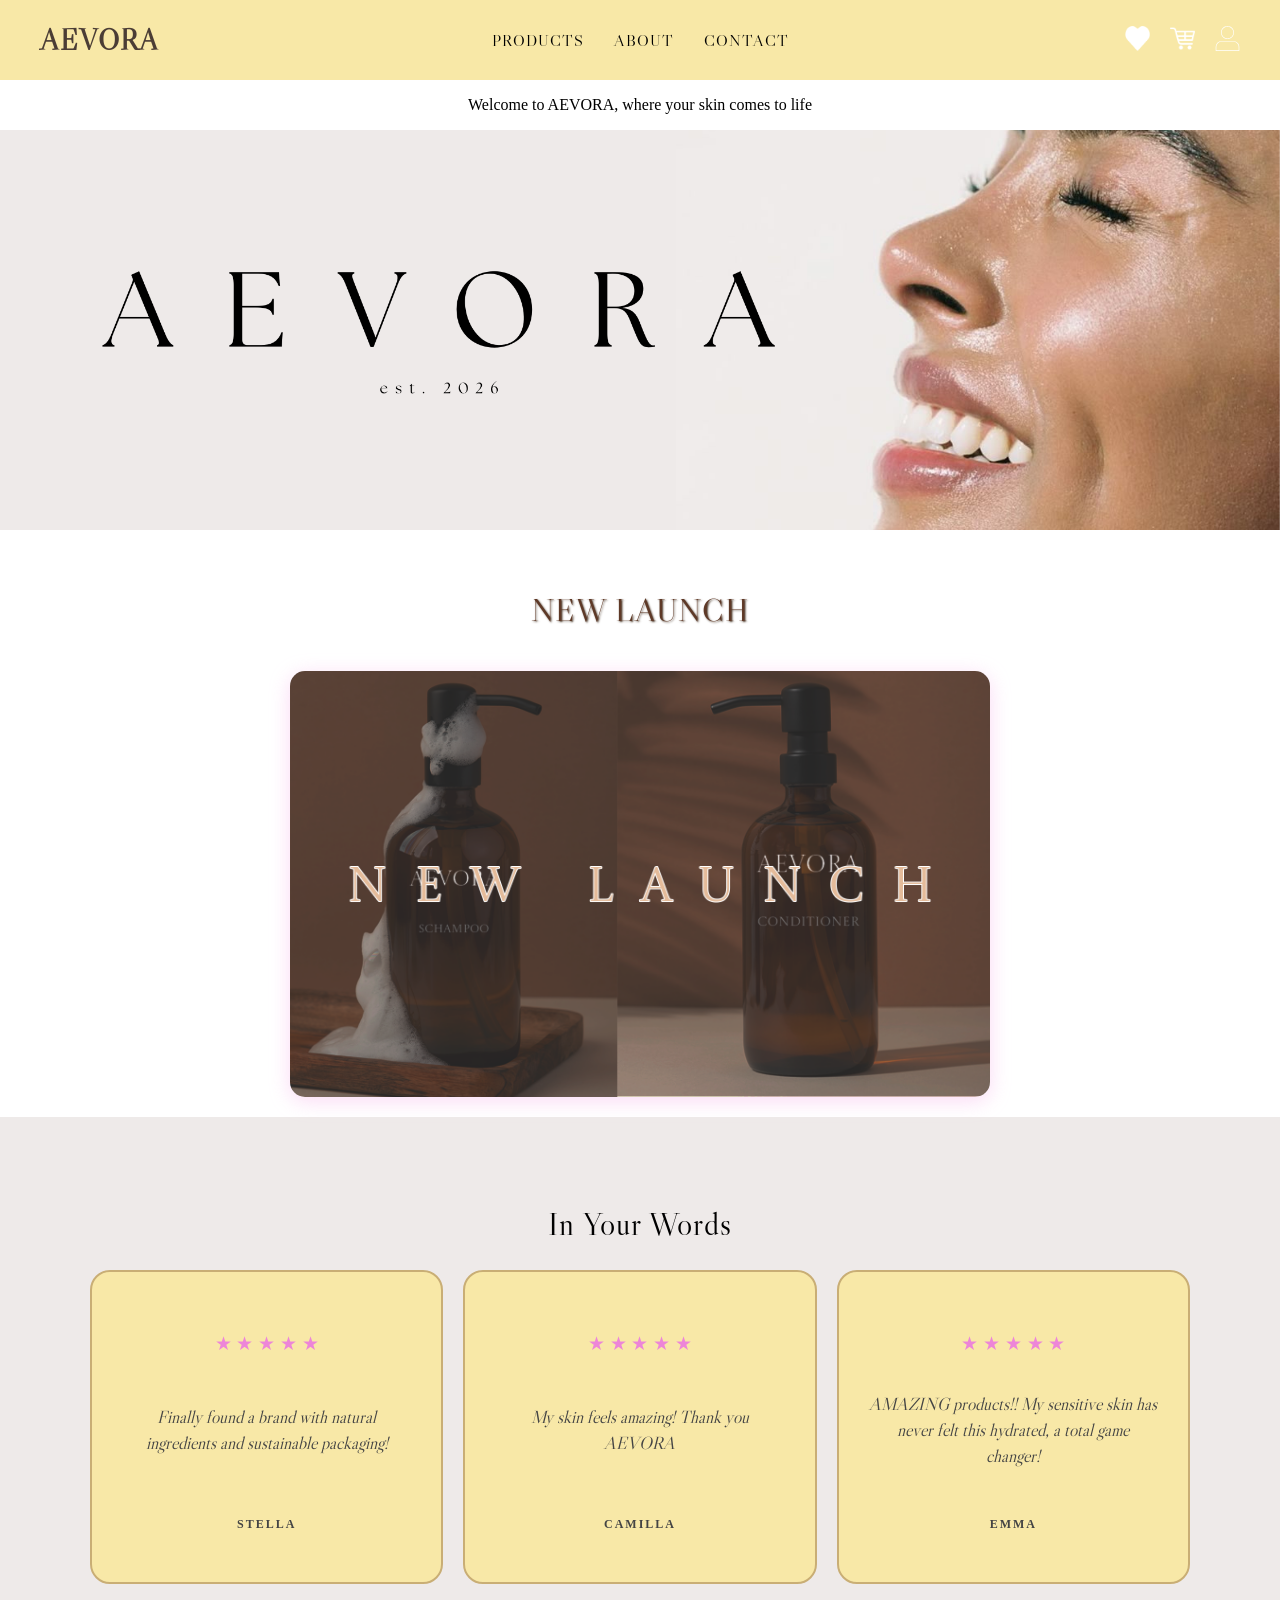
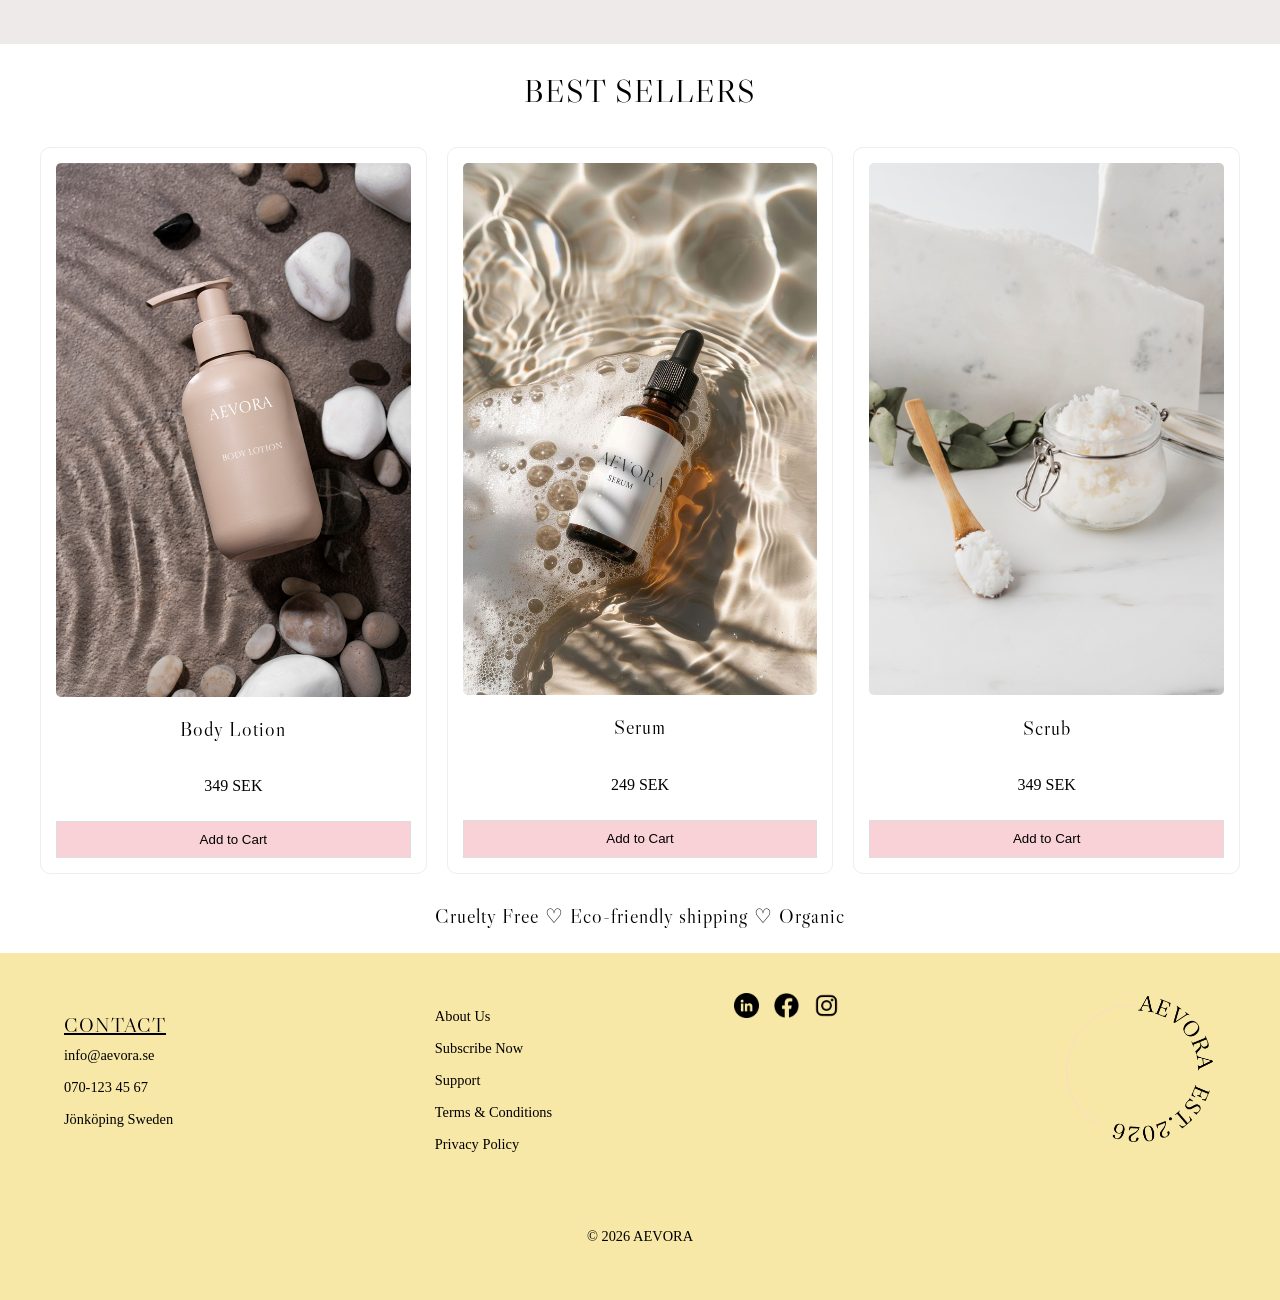
<file: index.html>
<!doctype html>
<html lang="en">
  <head>
    <meta charset="UTF-8" />
    <meta name="viewport" content="width=device-width, initial-scale=1.0" />
    <title>AEVORA</title>

    <link rel="preconnect" href="https://fonts.googleapis.com" />
    <link rel="preconnect" href="https://fonts.gstatic.com" crossorigin />
    <link
      href="https://fonts.googleapis.com/css2?family=Libre+Caslon+Display&display=swap"
      rel="stylesheet"
    />

    <link rel="stylesheet" href="css/main.css" />
    <script src="script.js" defer></script>
  </head>
  <body>
    <header>
      <nav>
        <!-- Hamburger menu inspired from https://www.youtube.com/watch?v=aNDqzlAKmZc and Google Gemini -->
        <div class="hamburger" id="hamburger">
          <span></span>
          <span></span>
          <span></span>
        </div>

        <a href="index.html" class="title-link">
          <h1 class="aevora-title">AEVORA</h1>
        </a>

        <ul class="nav-links" id="nav-links">
          <li><a href="products.html"> PRODUCTS </a></li>
          <li><a href="about.html"> ABOUT </a></li>
          <li><a href="contact.html"> CONTACT </a></li>
        </ul>

        <div class="nav-icons">
          <a href="#">
            <img
              src="images/whiteHeart.png"
              alt="Favorites Icon"
              class="icon-img"
            />
          </a>
          <a href="cart.html">
            <img
              src="images/cart.png"
              alt="Shopping Cart Icon"
              class="icon-img"
            />
          </a>
          <a href="#">
            <img src="images/profile.svg" alt="Profile Icon" class="icon-img" />
          </a>
        </div>
      </nav>
    </header>

    <main>
      <p class="welcome-text">
        Welcome to AEVORA, where your skin comes to life
      </p>

      <div class="head">
        <img
          src="images/aevoraimage.png"
          alt="aevoraimage"
          class="head-image"
        />
      </div>

      <h1 class="launch-title">NEW LAUNCH</h1>

      <a href="products.html" class="launch-link">
        <div class="newLaunch">
          <img src="images/newLaunchImage.png" alt="new launch" />
        </div>
      </a>

      <section class="reviews">
        <h2>In Your Words</h2>

        <div class="reviews-grid">
          <div class="review-card">
            <div class="stars">★ ★ ★ ★ ★</div>
            <p class="review-text">
              Finally found a brand with natural ingredients and sustainable
              packaging!
            </p>
            <p class="review-handle">Stella</p>
          </div>

          <div class="review-card">
            <div class="stars">★ ★ ★ ★ ★</div>
            <p class="review-text">My skin feels amazing! Thank you AEVORA</p>
            <p class="review-handle">Camilla</p>
          </div>

          <div class="review-card">
            <div class="stars">★ ★ ★ ★ ★</div>
            <p class="review-text">
              AMAZING products!! My sensitive skin has never felt this hydrated,
              a total game changer!
            </p>
            <p class="review-handle">Emma</p>
          </div>
        </div>
      </section>

      <h2>BEST SELLERS</h2>
      <div class="product-grid">
        <article class="product-card">
          <img src="images/bodyLotion.png" alt="Body Lotion" />
          <h3>Body Lotion</h3>
          <p class="price">349 SEK</p>
          <button class="add-btn">Add to Cart</button>
        </article>

        <article class="product-card">
          <img src="images/serumbottle.png" alt="Serum" />
          <h3>Serum</h3>
          <p class="price">249 SEK</p>
          <button class="add-btn">Add to Cart</button>
        </article>

        <article class="product-card">
          <img src="images/bodyScrub.jpg" alt="Scrub" />
          <h3>Scrub</h3>
          <p class="price">349 SEK</p>
          <button class="add-btn">Add to Cart</button>
        </article>
      </div>

      <h3>Cruelty Free ♡ Eco-friendly shipping ♡ Organic</h3>
    </main>

    <footer>
      <div class="contact">
        <h3>CONTACT</h3>
        <p>info@aevora.se</p>
        <p>070-123 45 67</p>
        <p>Jönköping Sweden</p>
      </div>

      <div class="footer-text-middle">
        <p>About Us</p>
        <p>Subscribe Now</p>
        <p>Support</p>
        <p>Terms & Conditions</p>
        <p>Privacy Policy</p>
      </div>

      <div class="socials">
        <img src="images/linkedInIcon.png" />
        <img src="images/facebookIcon.png" />
        <img src="images/instagramIcon.png" />
      </div>

      <div class="logo">
        <img src="images/aevoraLogo.png" />
      </div>

      <p class="copy">&copy; 2026 AEVORA</p>
    </footer>
  </body>
</html>
</file>
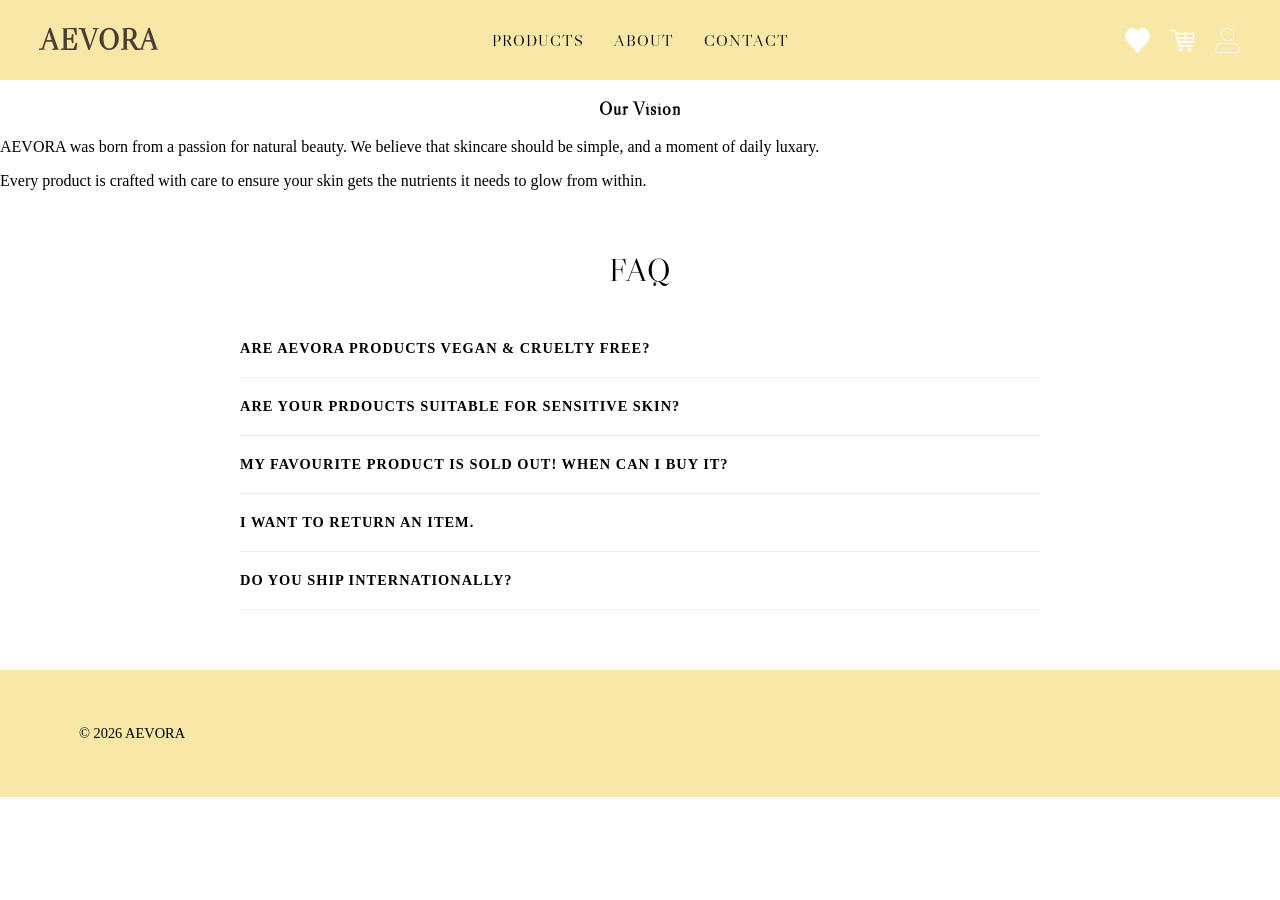
<file: about.html>
<head>
  <meta charset="UTF-8" />
  <meta name="viewport" content="width=device-width, initial-scale=1.0" />
  <title>AEVORA</title>

  <link rel="preconnect" href="https://fonts.googleapis.com" />
  <link rel="preconnect" href="https://fonts.gstatic.com" crossorigin />
  <link
    href="https://fonts.googleapis.com/css2?family=Libre+Caslon+Display&display=swap"
    rel="stylesheet"
  />

  <link rel="stylesheet" href="css/main.css" />
  <script src="script.js" defer></script>
</head>
<body>
  <header>
    <nav>
      <div class="hamburger" id="hamburger">
        <span></span>
        <span></span>
        <span></span>
      </div>

      <a href="index.html" class="title-link">
        <h1 class="aevora-title">AEVORA</h1>
      </a>

      <ul class="nav-links" id="nav-links">
        <li><a href="products.html"> PRODUCTS </a></li>
        <li><a href="about.html"> ABOUT </a></li>
        <li><a href="contact.html"> CONTACT </a></li>
      </ul>

      <div class="nav-icons">
        <a href="#">
          <img src="images/whiteHeart.png" alt="Favorites" class="icon-img" />
        </a>
        <a href="cart.html">
          <img src="images/cart.png" alt="Shopping Cart" class="icon-img" />
        </a>
        <a href="#">
          <img src="images/profile.svg" alt="Profile" class="icon-img" />
        </a>
      </div>
    </nav>
  </header>

  <div class="intro-text">
    <h3>Our Vision</h3>
    <p>
      AEVORA was born from a passion for natural beauty. We believe that
      skincare should be simple, and a moment of daily luxary.
    </p>
    <p>
      Every product is crafted with care to ensure your skin gets the nutrients
      it needs to glow from within.
    </p>
  </div>

  <section class="faq">
    <h2 class="faq-title">FAQ</h2>

    <div class="faq-item">
      <details>
        <summary>Are AEVORA products vegan & cruelty free?</summary>
        <p>
          Yes! All our products are 100% vegan and we never test on animals. We
          are committed to ethical practises from ingredients sourcing to the
          final bottle.
        </p>
      </details>
    </div>

    <div class="faq-item">
      <details>
        <summary>Are your prdoucts suitable for sensitive skin?</summary>
        <p>
          Our formulas are designed wuth minimalism in mind, using only
          high-quality, cold-prressed oils and natural botanicals. However, we
          always recommend doing a patch test on a small area of skin before
          your first full application.
        </p>
      </details>
    </div>

    <div class="faq-item">
      <details>
        <summary>My favourite product is sold out! When can I buy it?</summary>
        <p>
          We are doing everything we can to have it back in restock! Until then,
          we recommend you to use the Item Watch and Notify Me function by
          signing up with your email. We will notify you when available!
        </p>
      </details>
    </div>

    <div class="faq-item">
      <details>
        <summary>I want to return an item.</summary>
        <p>
          You can return an item within 30 days after your order has arrived,
          only if it's unopened.
        </p>
      </details>
    </div>

    <div class="faq-item">
      <details>
        <summary>Do you ship internationally?</summary>
        <p>
          Currently we only ship within Europe. But who knows in the future!
        </p>
      </details>
    </div>
  </section>

  <footer>
    <p>&copy; 2026 AEVORA</p>
  </footer>
</body>
</file>
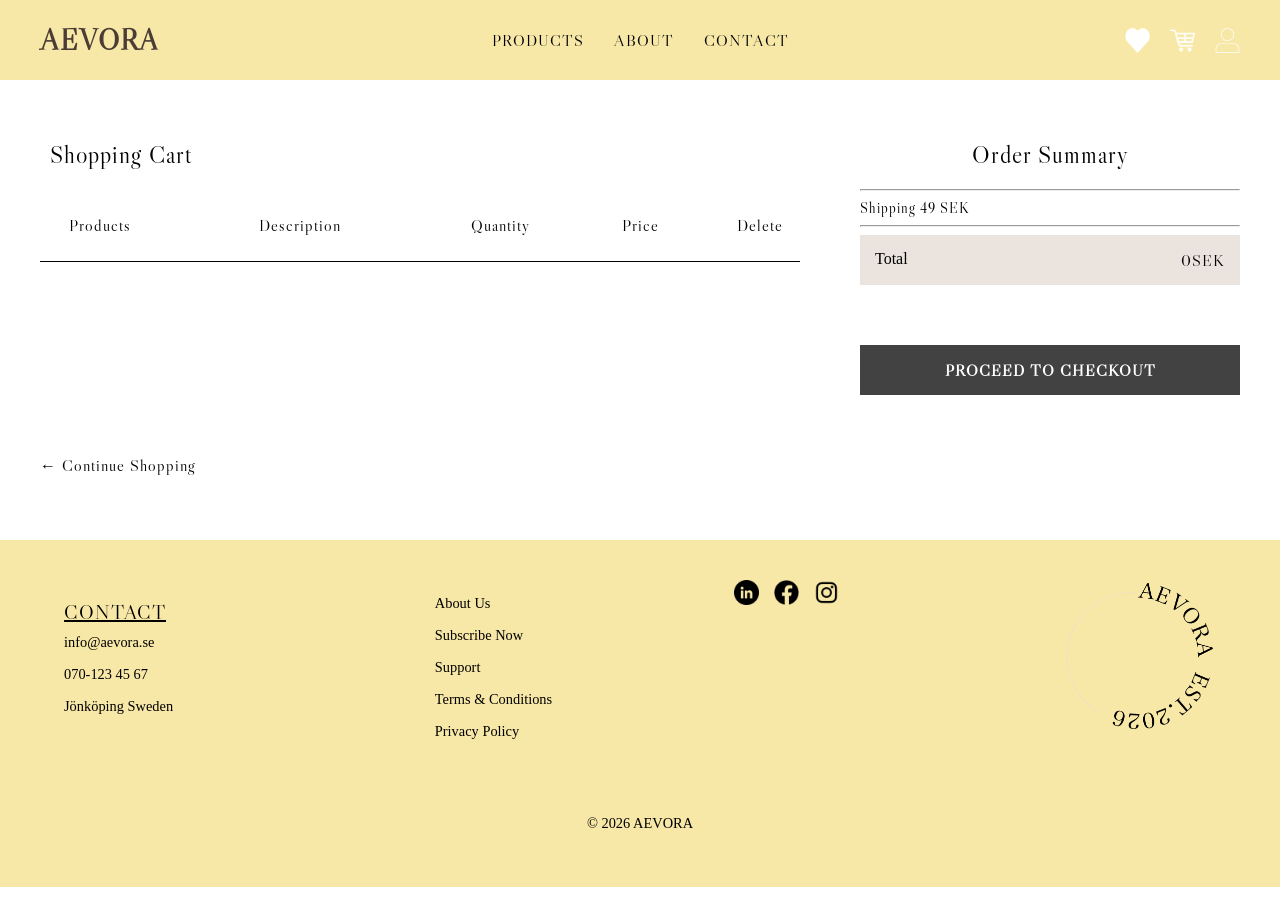
<file: cart.html>
<head>
  <meta charset="UTF-8" />
  <meta name="viewport" content="width=device-width, initial-scale=1.0" />
  <title>AEVORA</title>

  <link rel="preconnect" href="https://fonts.googleapis.com" />
  <link rel="preconnect" href="https://fonts.gstatic.com" crossorigin />
  <link
    href="https://fonts.googleapis.com/css2?family=Libre+Caslon+Display&display=swap"
    rel="stylesheet"
  />

  <link rel="stylesheet" href="css/main.css" />
  <script src="script.js" defer></script>
</head>
<body>
  <header>
    <nav>
      <div class="hamburger" id="hamburger">
        <span></span>
        <span></span>
        <span></span>
      </div>

      <a href="index.html" class="title-link">
        <h1 class="aevora-title">AEVORA</h1>
      </a>

      <ul class="nav-links" id="nav-links">
        <li><a href="products.html"> PRODUCTS </a></li>
        <li><a href="about.html"> ABOUT </a></li>
        <li><a href="contact.html"> CONTACT </a></li>
      </ul>

      <div class="nav-icons">
        <a href="#">
          <img src="images/whiteHeart.png" alt="Favorites" class="icon-img" />
        </a>
        <a href="cart.html">
          <img src="images/cart.png" alt="Shopping Cart" class="icon-img" />
        </a>
        <a href="#">
          <img src="images/profile.svg" alt="Profile" class="icon-img" />
        </a>
      </div>
    </nav>
  </header>

  <main class="cart-container">
    <section class="cart-items-section">
      <h1 class="shopping-cart">Shopping Cart</h1>

      <div class="cart-menu cart-grid-shared">
        <p>Products</p>
        <p>Description</p>
        <p>Quantity</p>
        <p>Price</p>
        <p>Delete</p>
      </div>

      <div id="cart-display"></div>
    </section>

    <aside class="order-summary">
      <h2>Order Summary</h2>
      <hr />
      <div class="summary-line">
        <span> Shipping </span>
        <span> 49 SEK </span>
      </div>
      <hr />

      <div class="total-line">
        <span> Total </span>
        <span id="cart-total-price"> 0 SEK </span>
      </div>
    </aside>

    <div id="cart-display"></div>

    <button class="checkout-btn">PROCEED TO CHECKOUT</button>

    <a href="products.html" class="continue-shopping"> ← Continue Shopping </a>
  </main>

  <footer>
    <div class="contact">
      <h3>CONTACT</h3>
      <p>info@aevora.se</p>
      <p>070-123 45 67</p>
      <p>Jönköping Sweden</p>
    </div>

    <div class="footer-text-middle">
      <p>About Us</p>
      <p>Subscribe Now</p>
      <p>Support</p>
      <p>Terms & Conditions</p>
      <p>Privacy Policy</p>
    </div>

    <div class="socials">
      <img src="images/linkedInIcon.png" />
      <img src="images/facebookIcon.png" />
      <img src="images/instagramIcon.png" />
    </div>

    <div class="logo">
      <img src="images/aevoraLogo.png" />
    </div>

    <p class="copy">&copy; 2026 AEVORA</p>
  </footer>
</body>
</file>
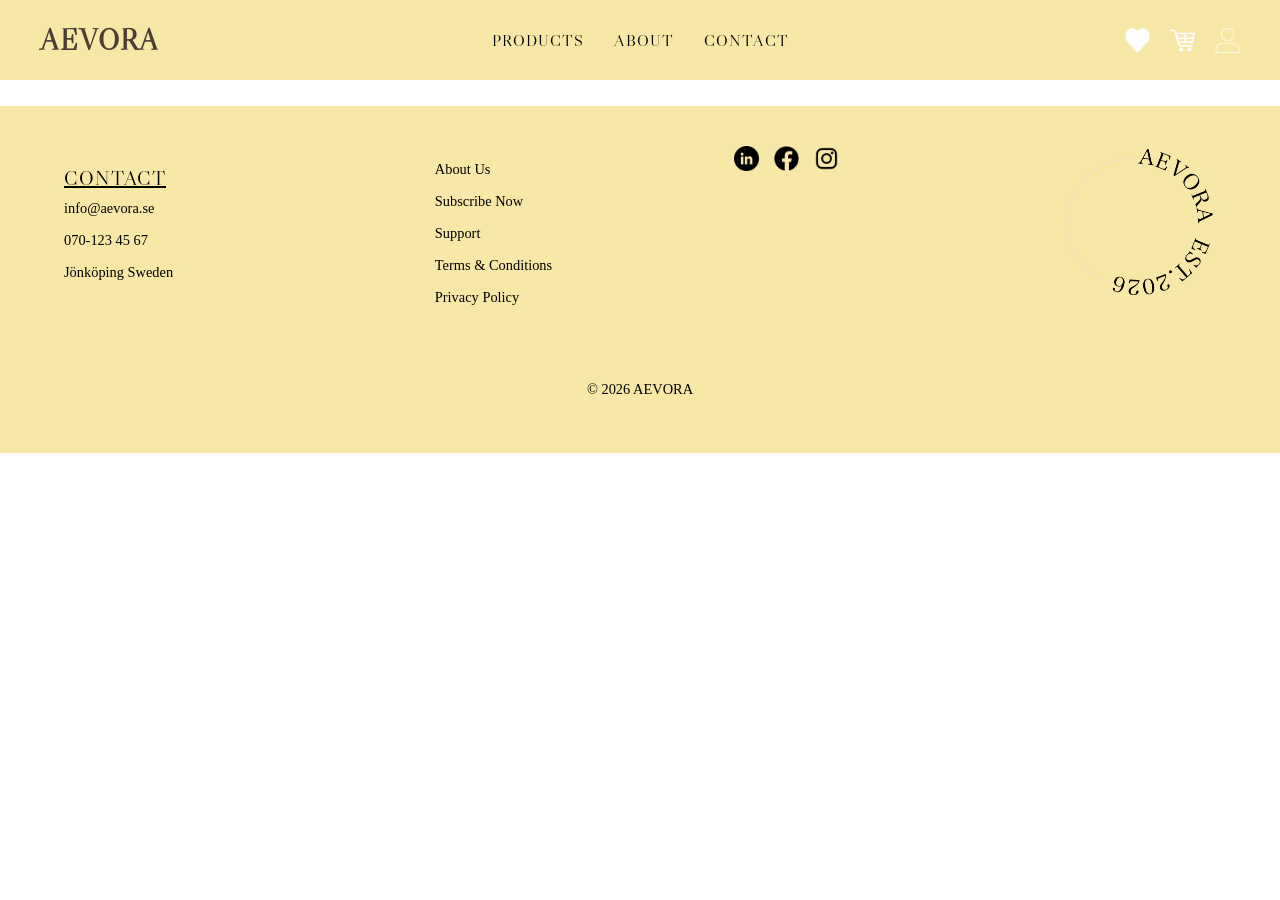
<file: contact.html>
<head>
  <meta charset="UTF-8" />
  <meta name="viewport" content="width=device-width, initial-scale=1.0" />
  <title>AEVORA</title>

  <link rel="preconnect" href="https://fonts.googleapis.com" />
  <link rel="preconnect" href="https://fonts.gstatic.com" crossorigin />
  <link
    href="https://fonts.googleapis.com/css2?family=Libre+Caslon+Display&display=swap"
    rel="stylesheet"
  />

  <link rel="stylesheet" href="css/main.css" />
  <script src="script.js" defer></script>
</head>
<body>
  <header>
    <nav>
      <div class="hamburger" id="hamburger">
        <span></span>
        <span></span>
        <span></span>
      </div>

      <a href="index.html" class="title-link">
        <h1 class="aevora-title">AEVORA</h1>
      </a>

      <ul class="nav-links" id="nav-links">
        <li><a href="products.html"> PRODUCTS </a></li>
        <li><a href="about.html"> ABOUT </a></li>
        <li><a href="contact.html"> CONTACT </a></li>
      </ul>

      <div class="nav-icons">
        <a href="#">
          <img src="images/whiteHeart.png" alt="Favorites" class="icon-img" />
        </a>
        <a href="cart.html">
          <img src="images/cart.png" alt="Shopping Cart" class="icon-img" />
        </a>
        <a href="#">
          <img src="images/profile.svg" alt="Profile" class="icon-img" />
        </a>
      </div>
    </nav>
  </header>

  <footer>
    <div class="contact">
      <h3>CONTACT</h3>
      <p>info@aevora.se</p>
      <p>070-123 45 67</p>
      <p>Jönköping Sweden</p>
    </div>

    <div class="footer-text-middle">
      <p>About Us</p>
      <p>Subscribe Now</p>
      <p>Support</p>
      <p>Terms & Conditions</p>
      <p>Privacy Policy</p>
    </div>

    <div class="socials">
      <img src="images/linkedInIcon.png" />
      <img src="images/facebookIcon.png" />
      <img src="images/instagramIcon.png" />
    </div>

    <div class="logo">
      <img src="images/aevoraLogo.png" />
    </div>

    <p class="copy">&copy; 2026 AEVORA</p>
  </footer>
</body>
</file>
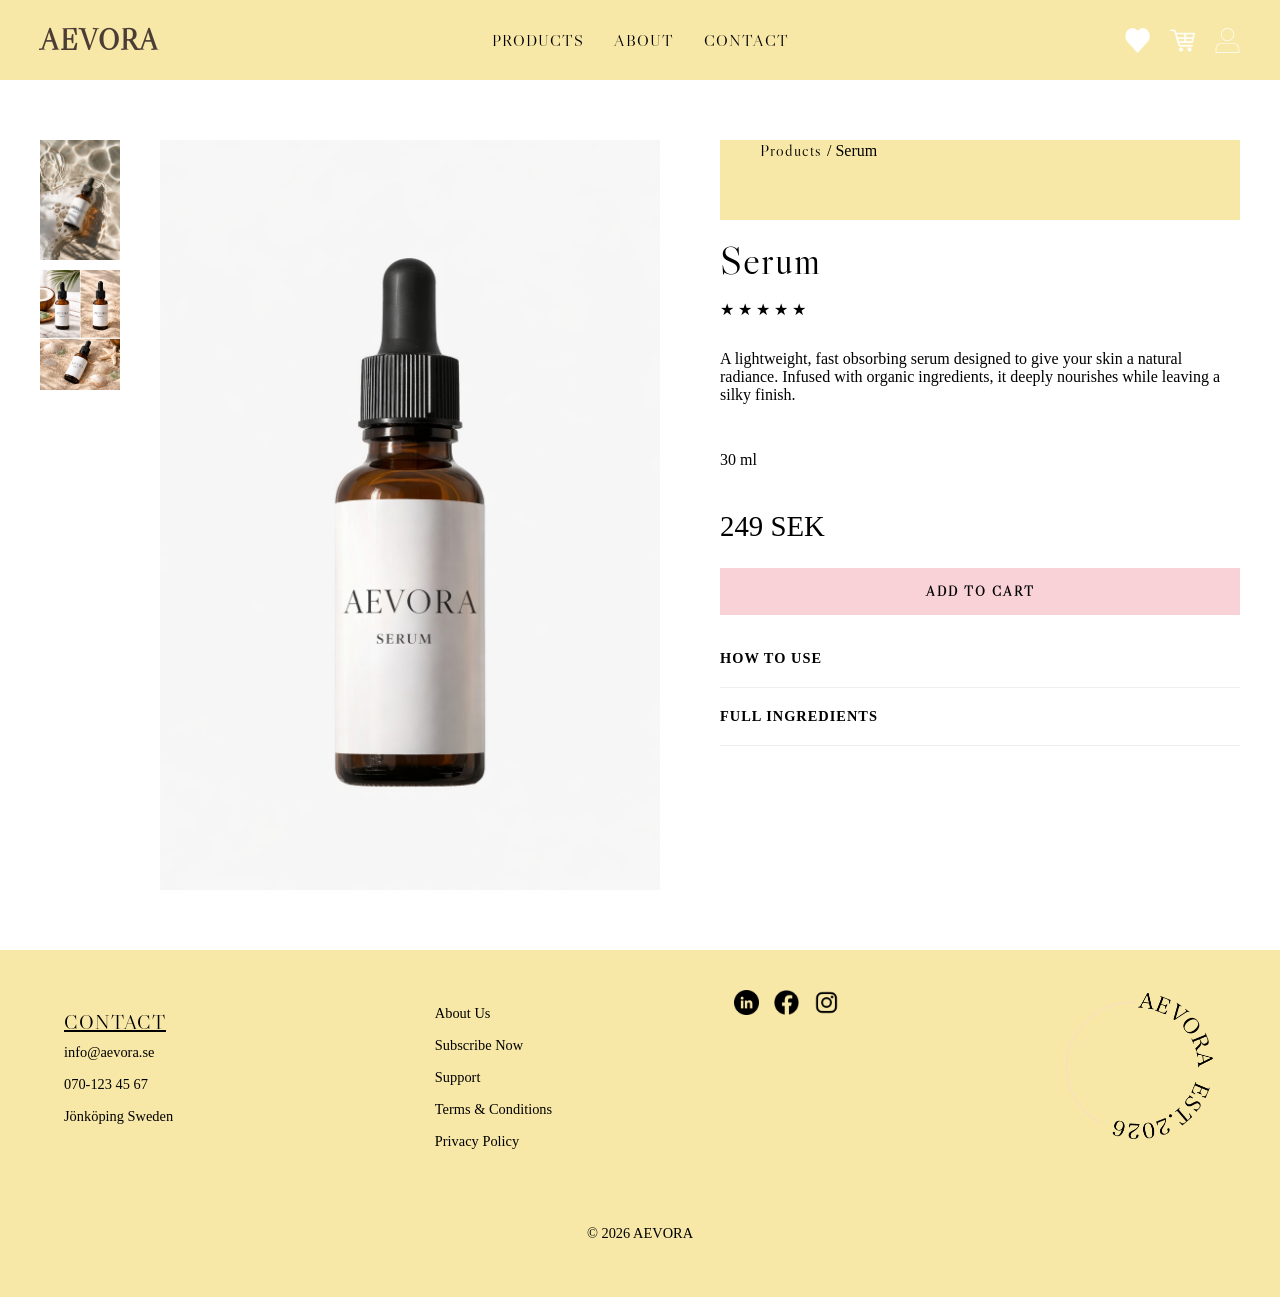
<file: product.html>
<head>
  <meta charset="UTF-8" />
  <meta name="viewport" content="width=device-width, initial-scale=1.0" />
  <title>AEVORA</title>

  <link rel="preconnect" href="https://fonts.googleapis.com" />
  <link rel="preconnect" href="https://fonts.gstatic.com" crossorigin />
  <link
    href="https://fonts.googleapis.com/css2?family=Libre+Caslon+Display&display=swap"
    rel="stylesheet"
  />

  <link rel="stylesheet" href="css/main.css" />
  <script src="script.js" defer></script>
</head>
<body>
  <header>
    <nav>
      <div class="hamburger" id="hamburger">
        <span></span>
        <span></span>
        <span></span>
      </div>

      <a href="index.html" class="title-link">
        <h1 class="aevora-title">AEVORA</h1>
      </a>

      <ul class="nav-links" id="nav-links">
        <li><a href="products.html"> PRODUCTS </a></li>
        <li><a href="about.html"> ABOUT </a></li>
        <li><a href="contact.html"> CONTACT </a></li>
      </ul>

      <div class="nav-icons">
        <a href="#">
          <img src="images/whiteHeart.png" alt="Favorites" class="icon-img" />
        </a>
        <a href="cart.html">
          <img src="images/cart.png" alt="Shopping Cart" class="icon-img" />
        </a>
        <a href="#">
          <img src="images/profile.svg" alt="Profile" class="icon-img" />
        </a>
      </div>
    </nav>
  </header>

  <main class="product-page-layout">
    <div class="product-thumbnails">
      <img src="images/serumbottle.png" alt="serumbottle" />
      <img src="images/serumimages.png" alt="serumimages" />
    </div>

    <div class="product-main-image">
      <img src="images/serummockup.png" alt="AEVORA Serum" />
    </div>

    <!-- "Breadcrumb" help from Google Gemini -->
    <div class="product-details">
      <nav class="breadcrumb">
        <a href="products.html" class="breadcrumb-link"> Products </a> / Serum
      </nav>

      <h1 class="product-title">Serum</h1>
      <div class="product-stars">★ ★ ★ ★ ★</div>

      <p class="product-desc">
        A lightweight, fast obsorbing serum designed to give your skin a natural
        radiance. Infused with organic ingredients, it deeply nourishes while
        leaving a silky finish.
      </p>
      <p class="product-size">30 ml</p>
      <p class="product-price-large">249 SEK</p>

      <button
        class="add-to-cart-btn"
        onclick="addToCart('Serum ', 249, 'images/serummockup.png')"
      >
        ADD TO CART
      </button>

      <div class="product-meta">
        <details>
          <summary>How to use</summary>
          <p>Apply 2-3 drops to clean, damp skin morning and night.</p>
        </details>
        <details>
          <summary>Full ingredients</summary>
          <p>
            Aqua, "1, 2-Hexanediol", Propanediol, Glycerin, Ascorbyl Glucoside,
            PEG-40 Hydrogenated Castor Oil, Hydrolyzed Hyaluronic Acid, Papain,
            Acacia Senegal Gum, Xanthan Gum, Carbomer, Algin, Tetrasodium
            Glutamate Diacetate, Citric Acid, Sodium Citrate, Sodium Hydroxide,
            Caprylyl Glycol, Ethylhexylglycerin, N-Hydroxysuccinimide,
            Phenoxyethanol, Potassium Sorbate
          </p>
        </details>
      </div>
    </div>
  </main>

  <div id="cart-notification" class="cart-notification"></div>

  <footer>
    <div class="contact">
      <h3>CONTACT</h3>
      <p>info@aevora.se</p>
      <p>070-123 45 67</p>
      <p>Jönköping Sweden</p>
    </div>

    <div class="footer-text-middle">
      <p>About Us</p>
      <p>Subscribe Now</p>
      <p>Support</p>
      <p>Terms & Conditions</p>
      <p>Privacy Policy</p>
    </div>

    <div class="socials">
      <img src="images/linkedInIcon.png" />
      <img src="images/facebookIcon.png" />
      <img src="images/instagramIcon.png" />
    </div>

    <div class="logo">
      <img src="images/aevoraLogo.png" />
    </div>

    <p class="copy">&copy; 2026 AEVORA</p>
  </footer>
</body>
</file>
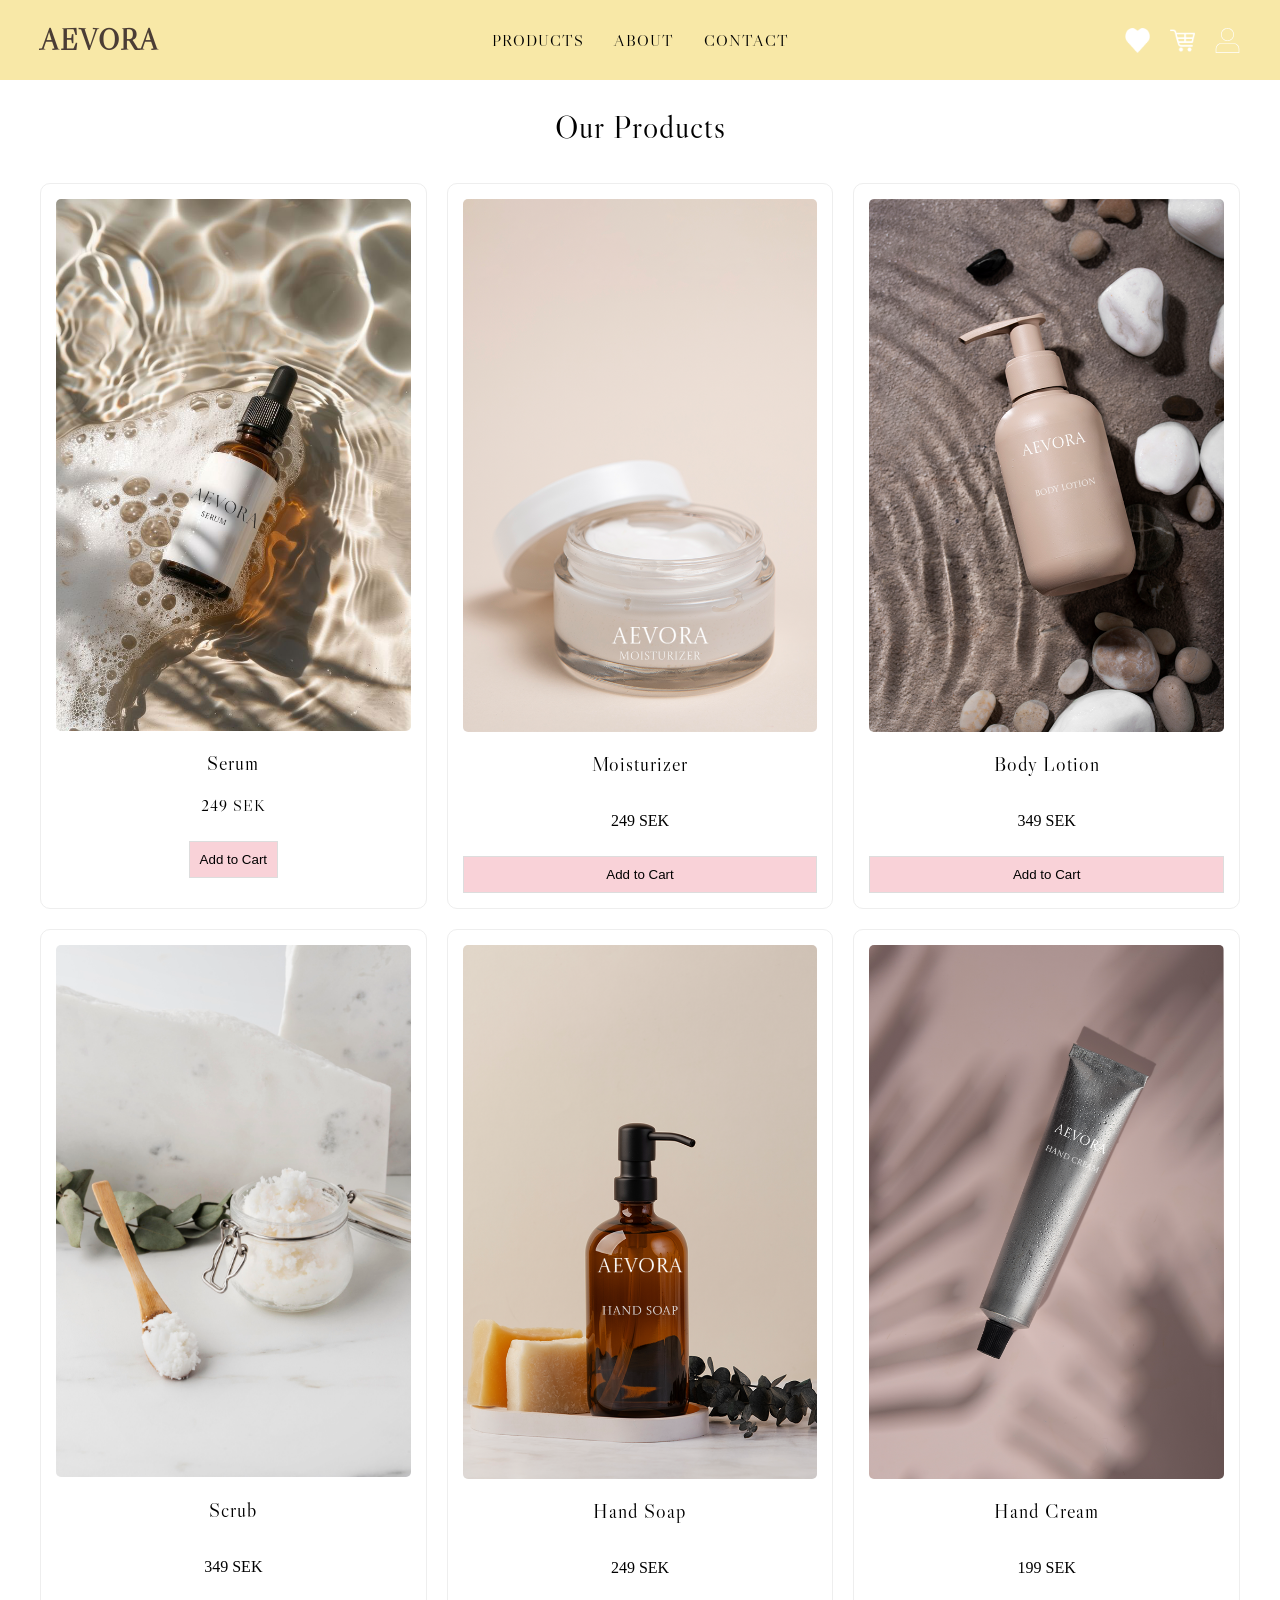
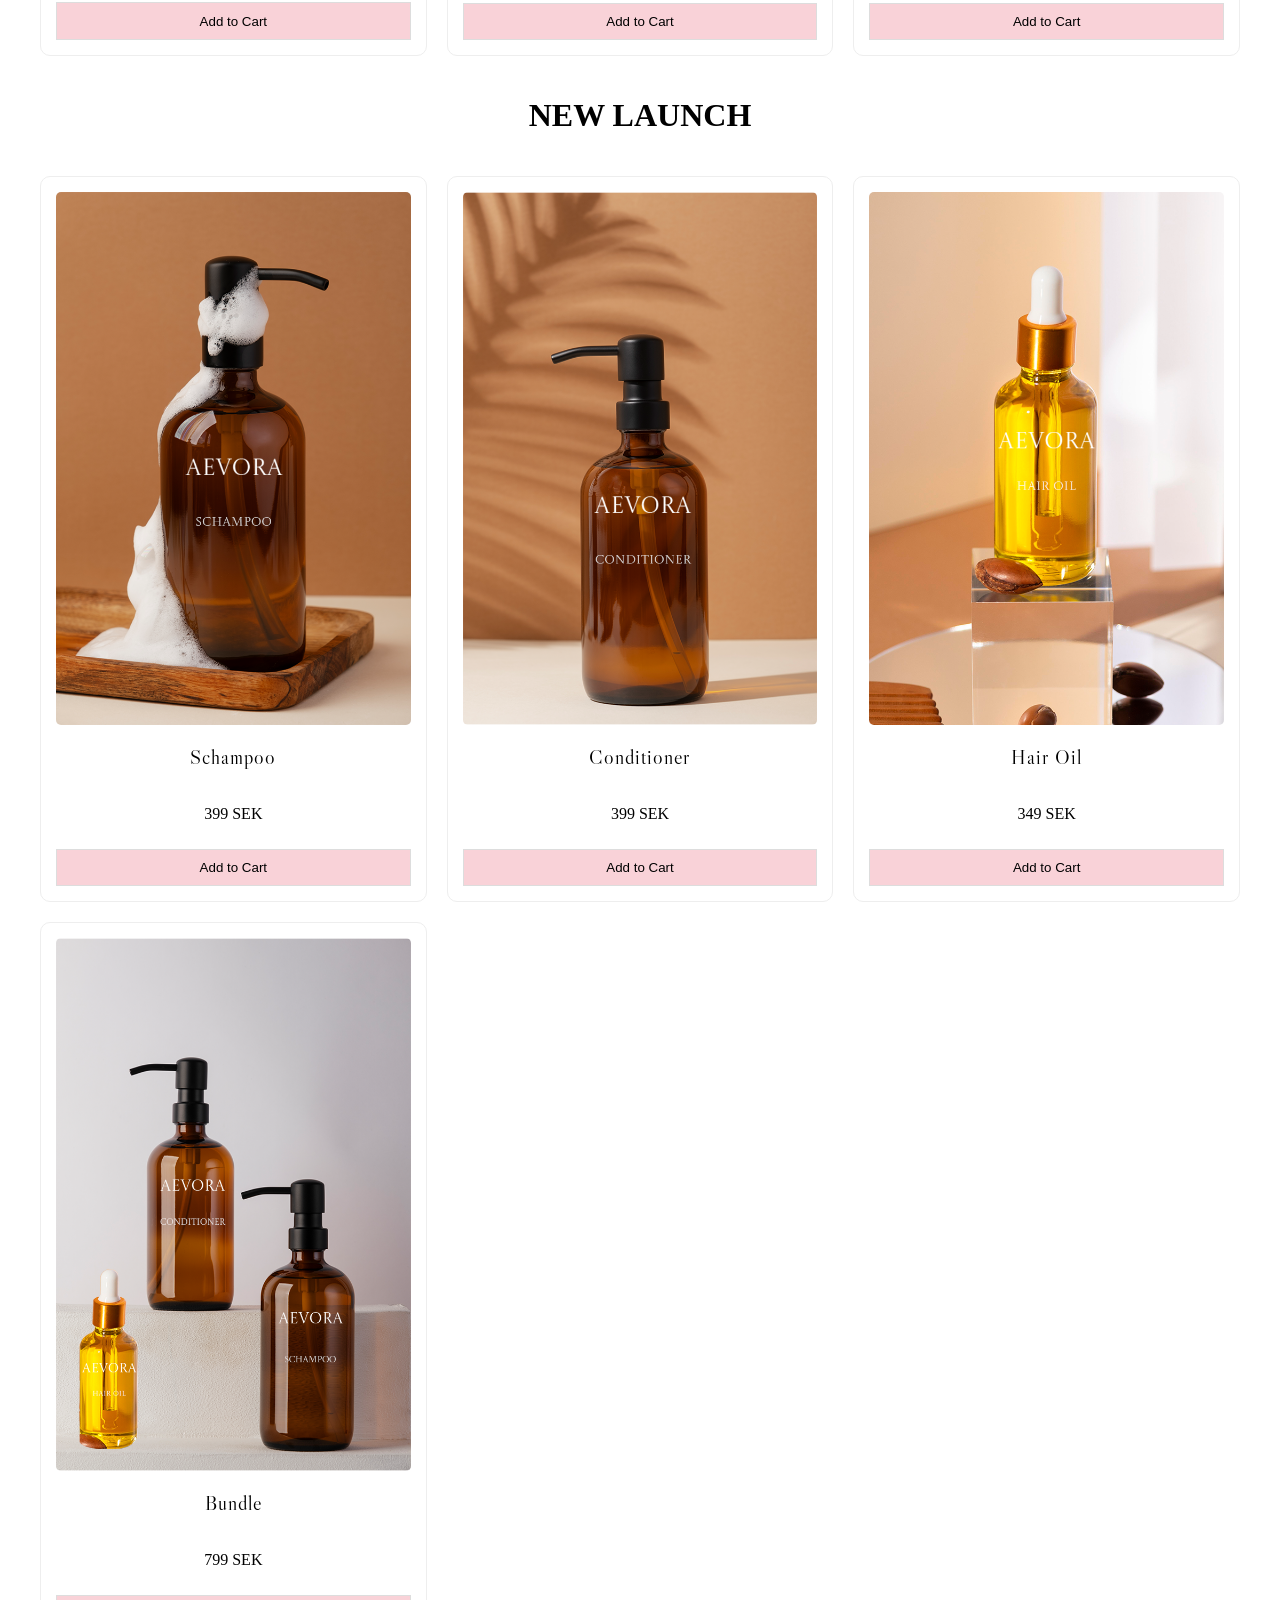
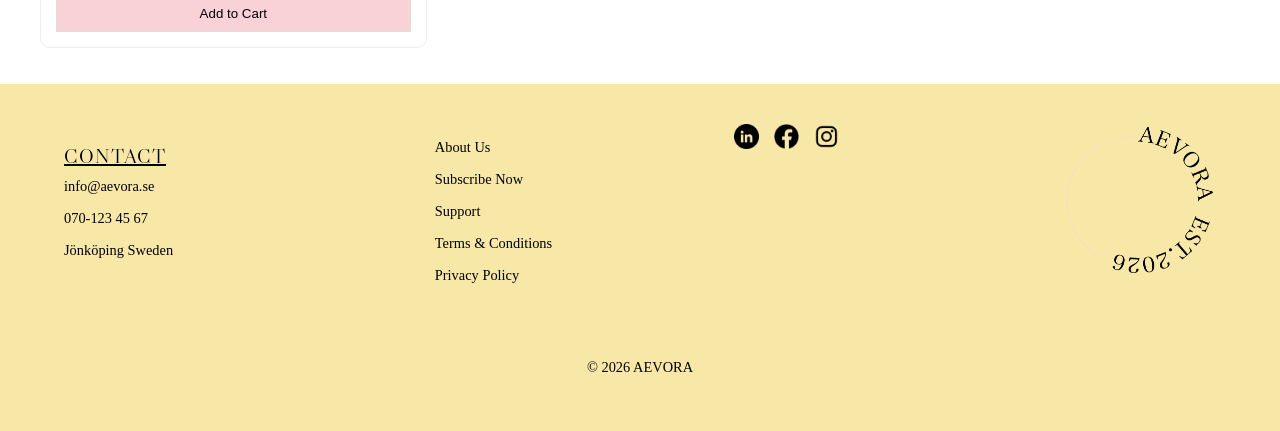
<file: products.html>
<head>
  <meta charset="UTF-8" />
  <meta name="viewport" content="width=device-width, initial-scale=1.0" />
  <title>AEVORA</title>

  <link rel="preconnect" href="https://fonts.googleapis.com" />
  <link rel="preconnect" href="https://fonts.gstatic.com" crossorigin />
  <link
    href="https://fonts.googleapis.com/css2?family=Libre+Caslon+Display&display=swap"
    rel="stylesheet"
  />

  <link rel="stylesheet" href="css/main.css" />
  <script src="script.js" defer></script>
</head>
<body>
  <header>
    <nav>
      <div class="hamburger" id="hamburger">
        <span></span>
        <span></span>
        <span></span>
      </div>

      <a href="index.html" class="title-link">
        <h1 class="aevora-title">AEVORA</h1>
      </a>

      <ul class="nav-links" id="nav-links">
        <li><a href="products.html"> PRODUCTS </a></li>
        <li><a href="about.html"> ABOUT </a></li>
        <li><a href="contact.html"> CONTACT </a></li>
      </ul>

      <div class="nav-icons">
        <a href="#">
          <img src="images/whiteHeart.png" alt="Favorites" class="icon-img" />
        </a>
        <a href="cart.html">
          <img src="images/cart.png" alt="Shopping Cart" class="icon-img" />
        </a>
        <a href="#">
          <img src="images/profile.svg" alt="Profile" class="icon-img" />
        </a>
      </div>
    </nav>
  </header>

  <main>
    <h2>Our Products</h2>

    <div class="product-grid">
      <article class="product-card">
        <a href="product.html">
          <img src="images/serumbottle.png" alt="Serum" />
          <h3>Serum</h3>
          <p class="price">249 SEK</p>
          <button class="add-btn">Add to Cart</button>
        </a>
      </article>

      <article class="product-card">
        <img src="images/moisturizer.png" alt="Moisturizer" />
        <h3>Moisturizer</h3>
        <p class="price">249 SEK</p>
        <button class="add-btn">Add to Cart</button>
      </article>

      <article class="product-card">
        <img src="images/bodyLotion.png" alt="Body Lotion" />
        <h3>Body Lotion</h3>
        <p class="price">349 SEK</p>
        <button class="add-btn">Add to Cart</button>
      </article>

      <article class="product-card">
        <img src="images/bodyScrub.jpg" alt="Scrub" />
        <h3>Scrub</h3>
        <p class="price">349 SEK</p>
        <button class="add-btn">Add to Cart</button>
      </article>

      <article class="product-card">
        <img src="images/handsoap.png" alt="Hand Soap" />
        <h3>Hand Soap</h3>
        <p class="price">249 SEK</p>
        <button class="add-btn">Add to Cart</button>
      </article>

      <article class="product-card">
        <img src="images/handcream.png" alt="Hand Cream" />
        <h3>Hand Cream</h3>
        <p class="price">199 SEK</p>
        <button class="add-btn">Add to Cart</button>
      </article>

      <h1>NEW LAUNCH</h1>

      <article class="product-card">
        <img src="images/schampoo.png" alt="Schampoo" />
        <h3>Schampoo</h3>
        <p class="price">399 SEK</p>
        <button class="add-btn">Add to Cart</button>
      </article>

      <article class="product-card">
        <img src="images/conditioner.png" alt="Conditioner" />
        <h3>Conditioner</h3>
        <p class="price">399 SEK</p>
        <button class="add-btn">Add to Cart</button>
      </article>

      <article class="product-card">
        <img src="images/hairOil.png" alt="Hair Oil" />
        <h3>Hair Oil</h3>
        <p class="price">349 SEK</p>
        <button class="add-btn">Add to Cart</button>
      </article>

      <article class="product-card">
        <img src="images/trio.png" alt="Trio" />
        <h3>Bundle</h3>
        <p class="price">799 SEK</p>
        <button class="add-btn">Add to Cart</button>
      </article>
    </div>
  </main>

  <footer>
    <div class="contact">
      <h3>CONTACT</h3>
      <p>info@aevora.se</p>
      <p>070-123 45 67</p>
      <p>Jönköping Sweden</p>
    </div>

    <div class="footer-text-middle">
      <p>About Us</p>
      <p>Subscribe Now</p>
      <p>Support</p>
      <p>Terms & Conditions</p>
      <p>Privacy Policy</p>
    </div>

    <div class="socials">
      <img src="images/linkedInIcon.png" />
      <img src="images/facebookIcon.png" />
      <img src="images/instagramIcon.png" />
    </div>

    <div class="logo">
      <img src="images/aevoraLogo.png" />
    </div>

    <p class="copy">&copy; 2026 AEVORA</p>
  </footer>
</body>
</file>
<file: css/main.css>
body {
  margin: 0;
  padding: 0;
}

header {
  position: sticky;
  top: 0;
  z-index: 1000;
}

nav {
  display: flex;
  justify-content: space-between;
  align-items: center;
  background-color: rgb(248, 232, 167);
  padding: 0 40px;
  height: 80px;
}

.aevora-title {
  color: rgb(75, 61, 53);
  margin: 0;
  font-size: 1.8rem;
}

.hamburger {
  display: none;
  flex-direction: column;
  gap: 5px;
  cursor: pointer;
}

.hamburger span {
  width: 25px;
  height: 3px;
  background-color: rgb(255, 255, 255);
  transition: 0.3s;
}

.title-link {
  flex: 1;
  display: flex;
  justify-content: flex-start;
}

.nav-icons {
  display: flex;
  gap: 20px; /* Space between the icons */
  flex: 1;
  justify-content: flex-end;
}

.nav-links {
  display: flex;
  gap: 30px; /* Space betweeen links */
  list-style: none;
  margin: 0;
  padding: 0;
  flex: 2;
  justify-content: center;
}

.icon-img {
  width: 25px;
  height: auto;
}

@media (max-width: 768px) {
  nav {
    padding: 0 20px;
    height: 70px;
  }

  .hamburger {
    order: 1;
    display: flex;
    flex: 1;
  }

  .title-link {
    order: 2;
    flex: 2;
    text-align: center;
    display: flex;
    justify-content: center;
  }

  .nav-icons {
    order: 3;
    flex: 1;
    justify-content: flex-end;
  }

  .nav-links {
    position: fixed;
    right: -100%;
    top: 0;
    height: 100vh;
    width: 70%;
    flex-direction: column;
    background-color: rgb(249, 210, 216);
    justify-content: center;
    align-items: center;
    transition: 0.4s ease-in-out;
    box-shadow: -5px 0 15px rgba(0, 0, 0, 0.1);
  }

  .nav-links.active {
    right: 0;
  }

  .nav-links li {
    margin: 20px 0;
  }
}

@media (max-width: 480px) {
  .aevora-title {
    font-size: 1.2rem;
  }

  .nav-icons {
    gap: 10px;
  }
}

/* Font-family from Google Fonts */
a {
  text-decoration: none;
  font-family: "Libre Caslon Display", serif;
  font-weight: 400;
  font-style: normal;
  letter-spacing: 1px;
  -webkit-font-smoothing: antialiased;
}

/* Help from Google Gemini */
a,
a:visited {
  color: black;
}
/* Inspiration from MDN page */
a:hover {
  color: rgb(210, 37, 181);
}

.welcome-text {
  text-align: center;
  font-size: 1rem;
  font-family: fantasy;
}

.head {
  width: 100%;
  overflow: hidden;
  margin-bottom: 60px;
}

.head-image {
  width: 100vw;
  height: 400px;
  object-fit: cover;
  object-position: center 40%;
  display: block;
}

.launch-title {
  text-align: center;
  color: rgb(94, 57, 39);
  /* How to do shadow on text from MDN page */
  text-shadow: 1px 1px 2px rgb(74, 56, 41);
  font-family: "Libre Caslon Display", serif;
  font-weight: 400;
  font-style: normal;
  letter-spacing: 1px;
  -webkit-font-smoothing: antialiased;
}

.newLaunch {
  display: grid;
  justify-content: center;
  padding: 20px;
}

.newLaunch img {
  width: 100%;
  max-width: 700px;
  height: auto;
  display: block;
  margin: 0 auto;

  /* Google Gemini helped with the shadow around image */
  border-radius: 15px;
  box-shadow: 0px 4px 20px rgba(244, 162, 231, 0.4);
}

.newLaunch img:hover {
  transform: scale(1.02);
  opacity: 0.9;
}

.reviews {
  padding: 60px 20px;
  background-color: #eeeae9;
}

.reviews-title {
  text-align: center;
  font-family: "Libre Caslon Display", serif;
  font-weight: 400;
  font-style: normal;
  -webkit-font-smoothing: antialiased;
  font-size: 2.5rem;
  margin-bottom: 40px;
}

.reviews-grid {
  display: grid;
  grid-template-columns: repeat(3, 1fr);
  gap: 20px;
  max-width: 1100px;
  margin: 0 auto;
}

.review-card {
  background-color: rgb(248, 232, 167);
  border: 2px solid #c9ae75;
  border-radius: 20px;
  padding: 30px;
  text-align: center;
  display: flex;
  flex-direction: column;
  justify-content: space-between;
  min-height: 250px;
}

.stars {
  color: #ed85d8;
  font-size: 1.2rem;
  margin-top: 30px;
}

.review-text {
  font-family: "Libre Caslon Display", serif;
  font-weight: 400;
  font-style: italic;
  -webkit-font-smoothing: antialiased;
  font-size: 1.1rem;
  line-height: 1.5;
  color: rgb(68, 68, 68);
}

.review-handle {
  text-transform: uppercase;
  font-size: 0.75rem;
  letter-spacing: 2px;
  margin-bottom: 20px;
  font-weight: bold;
  color: rgb(68, 68, 68);
}

@media (max-width: 800px) {
  .reviews-grid {
    grid-template-columns: 1fr;
  }
}

h2 {
  font-size: 2rem;
  text-align: center;
  font-family: "Libre Caslon Display", serif;
  font-weight: 400;
  font-style: normal;
  letter-spacing: 1px;
  -webkit-font-smoothing: antialiased;
}

.intro-text h2 {
  text-align: left;
  margin-bottom: 15px;
}

.intro-text h3 {
  font-family: "Libre Caslon Display", serif;
  font-weight: 400;
  font-style: normal;
  font-weight: bold;
  font-size: large;
}

@media screen and (max-width: 850px) {
  .intro-section {
    grid-template-columns: 1fr;
    font-family: "Libre Caslon Display", serif;
    font-weight: 400;
    font-style: normal;
  }

  .intro-text {
    text-align: center;
  }

  .intro-text h2 {
    text-align: center;
  }
}

h3 {
  font-family: "Libre Caslon Display", serif;
  font-weight: 400;
  font-style: normal;
  letter-spacing: 1px;
  font-size: 15pt;
  text-align: center;
}

/* CSS FOR FOOTER */
footer {
  display: grid;
  grid-template-columns: 1fr 1fr 1fr 1fr;
  align-items: start;
  gap: 20px;
  padding: 40px 5%;
  background-color: rgb(248, 232, 167);
  margin-top: 2%;
  color: rgb(0, 0, 0);
}

.contact h3 {
  text-decoration: underline;
  margin-bottom: 10px;
  text-align: left;
}

.contact p {
  margin: 5px 0;
  text-align: left;
  margin-bottom: 15px;
  cursor: pointer;
}

.footer-text-middle {
  text-align: left;
  justify-self: center;
}

.footer-text-middle p {
  cursor: pointer;
}

.socials {
  display: flex;
  gap: 15px;
  justify-content: center;
}

.socials img {
  width: 25px;
  height: auto;
  cursor: pointer;
}

.logo {
  justify-self: end;
}

.logo img {
  width: 150px;
  height: auto;
}

footer p {
  margin: 4px 0;
  font-size: 0.9rem;
  margin: 15px;
}

.copy {
  grid-column: 1 / span 4;
  text-align: center;
  margin-top: 40px;
  font-size: 0.9rem;
}

@media (max-width: 768px) {
  footer {
    grid-template-columns: 1fr;
    text-align: center;
    gap: 30px;
  }

  .contacth3,
  .contact p,
  .footer-text-middle {
    text-align: center;
    justify-self: center;
  }

  .logo {
    justify-self: center;
  }

  .copy {
    grid-column: 1;
    margin-top: 20px;
  }
}

/* CSS FOR PRODUCTS PAGE */

.product-grid {
  display: grid;
  grid-template-columns: repeat(3, 1fr);
  gap: 20px;
  padding: 10px;
  max-width: 1200px;
  margin: 0 auto;
}

@media (max-width: 1024px) {
  .product-grid {
    grid-template-columns: repeat(2, 1fr);
  }
}

@media (max-width: 480px) {
  .product-grid {
    grid-template-columns: 1fr;
  }
}

.product-grid h1 {
  grid-column: 1 / -1;
  text-align: center;
  width: 100%;
}

.product-card {
  display: grid;
  border: 1px solid rgb(238, 238, 238);
  padding: 15px;
  text-align: center;
  border-radius: 10px;
  background-color: rgb(255, 255, 255);
}

.product-card img {
  width: 100%;
  height: auto;
  border-radius: 5px;
}

.add-btn {
  background-color: rgb(249, 210, 216);
  border: 1px solid rgb(221, 221, 221);
  padding: 10px;
  margin-top: 10px;
  cursor: pointer;
}

.add-btn:hover {
  background-color: rgb(210, 37, 181);
  color: white;
}

/* CSS FOR PRODUCT PAGE */
.product-page-layout {
  display: grid;
  grid-template-columns: 80px 1fr 1fr;
  gap: 40px;
  max-width: 1200px;
  margin: 60px auto;
  padding: 0 20px;
}

.breadcrumb {
  display: table !important;
  width: auto !important;
}

.breadcrumb a,
.breadcrumb span {
  display: inline;
  margin: 0;
  padding: 0;
  text-decoration: none;
}

.breadcrumb-link:hover {
  color: #d225b5;
}

.product-thumbnails {
  display: flex;
  flex-direction: column;
  gap: 10px;
}

.product-thumbnails img {
  max-width: 100%;
  object-fit: cover;
}

.product-main-image img {
  width: 100%;
  max-width: 500px;
  height: auto;
  display: block;
}

.product-details {
  display: flex;
  flex-direction: column;
  gap: 15px;
  text-align: left;
}

.product-title {
  font-family: "Libre Caslon Display", serif;
  font-weight: 400;
  font-style: normal;
  letter-spacing: 1px;
  -webkit-font-smoothing: antialiased;
  font-size: 2.5rem;
  margin: 0;
}

.product-price-large {
  font-size: 1.8rem;
  margin: 10px 0;
}

.add-to-cart-btn {
  background-color: rgb(249, 210, 216);
  border: none;
  padding: 15px 30px;
  font-family: "Libre Caslon Display", serif;
  font-weight: bold;
  font-style: normal;
  letter-spacing: 2px;
  -webkit-font-smoothing: antialiased;
  text-transform: uppercase;
  cursor: pointer;
  transition: 0.3s;
}

.add-to-cart-btn:hover {
  background-color: #d225b5;
  color: white;
}

.cart-notification {
  position: fixed;
  top: 20px;
  right: 20px;
  background-color: rgb(249, 210, 216);
  color: black;
  padding: 15px 25px;
  border-radius: 5px;
  box-shadow: 0 4px 10px rgba(0, 0, 0, 0.1);
  display: none;
  z-index: 1000;
  font-family: "Libre Caslon Display", serif;
  font-weight: 400;
  font-style: normal;
  letter-spacing: 1px;
  -webkit-font-smoothing: antialiased;
  animation: fadeInOut 2s forwards;
}

/* Help from Gemini */
@keyframes fadeInOut {
  0% {
    opacity: 0;
    transform: translateY(-10px);
  }
  10% {
    opacity: 1;
    transform: translateY(0);
  }
  90% {
    opacity: 1;
    transform: translateY(0);
  }
  100% {
    opacity: 0;
    transform: translateY(-10px);
  }
}

@media (max-width: 768px) {
  .product-page-layout {
    grid-template-columns: 1fr;
    margin: 20px auto;
    gap: 20px;
  }

  .product-main-image {
    order: 1;
    text-align: center;
  }

  .product-thumbnails {
    order: 2;
    flex-direction: row;
    justify-content: center;
  }

  .product-details {
    order: 3;
  }

  .product-thumbnails img {
    width: 70px;
    height: 70px;
  }

  .product-main-image img {
    margin: 0 auto;
  }
}

/* CSS FOR CART PAGE */
.shopping-cart {
  font-family: "Libre Caslon Display", serif;
  font-weight: 400;
  font-style: normal;
  letter-spacing: 1px;
  margin-left: 10px;

  /* Help from Gemini because my font didn't work */
  -webkit-font-smoothing: antialiased;
}

.cart-grid-shared {
  display: grid;
  grid-template-columns: 120px 2fr 1fr 1fr 80px;
  gap: 20px;
  align-items: center;
  text-align: center;
}

.cart-menu {
  padding: 10px 0;
  font-family: "Libre Caslon Display", serif;
  font-weight: 400;
  font-style: normal;
  letter-spacing: 1px;
  -webkit-font-smoothing: antialiased;
  border-bottom: 1px solid black;
}

.cart-container {
  display: grid;
  grid-template-columns: 2fr 1fr;
  gap: 60px;
  align-items: start;
  padding: 40px;
  max-width: 1200px;
  margin: 0 auto;
}

.order-summary h2 {
  font-size: 1.5rem;
  font-family: "Libre Caslon Display", serif;
  font-weight: 400;
  font-style: normal;
  letter-spacing: 1px;
  -webkit-font-smoothing: antialiased;
}

.summary-line span {
  font-size: 0.9rem;
  font-family: "Libre Caslon Display", serif;
  font-weight: 400;
  font-style: normal;
  letter-spacing: 1px;
  -webkit-font-smoothing: antialiased;
}

#cart-total-price {
  font-weight: bold;
  font-family: "Libre Caslon Display", serif;
  font-weight: 400;
  font-style: normal;
  letter-spacing: 1px;
  -webkit-font-smoothing: antialiased;
}

.total-line {
  background-color: #ebe4de;
  padding: 15px;
  display: flex;
  justify-content: space-between;
}

.cart-product-row {
  padding: 20px 0;
}

.cart-col-desc {
  text-align: center;
}

.cart-img {
  width: 70px;
  height: auto;
  display: block;
  margin: 0 auto;
}

.quantity-ctrl {
  display: inline-flex;
  align-items: center;
  gap: 10px;
  background: rgb(245, 233, 179);
  padding: 5px;
}

.quantity-ctrl button {
  background: none;
  border: none;
  padding: 0 5px;
  cursor: pointer;
  font-weight: bold;
}

.delete-icon {
  width: 25px;
  height: auto;
  cursor: pointer;
  vertical-align: middle;
}

.delete-btn:hover .delete-icon {
  transform: scale(1.2);
  opacity: 0.7;
}

.checkout-btn {
  color: white;
  background-color: rgb(66, 66, 66);
  font-family: "Libre Caslon Display", serif;
  font-weight: bold;
  font-style: normal;
  font-size: 1rem;
  letter-spacing: 1px;
  -webkit-font-smoothing: antialiased;
  border: none;
  border-radius: 0;
  width: 100%;
  padding: 15px 0;
  cursor: pointer;
  display: block;
}

@media (max-width: 768px) {
  .cart-container {
    grid-template-columns: 1fr;
    padding: 15px;
    gap: 30px;
  }

  .cart-menu {
    display: none;
  }

  .cart-grid-shared {
    grid-template-columns: 60px 1.5fr 1fr 1fr 40px;
    gap: 8px;
    font-size: 0.85rem;
    align-items: center;
  }

  .cart-img {
    width: 50px;
  }

  .quantity-ctrl {
    gap: 5px;
    padding: 2px 5px;
  }

  .quantity-ctrl button {
    font-size: 1rem;
    padding: 0 2px;
  }

  .delete-icon {
    width: 20px;
  }

  .checkout-btn {
    margin-top: 20px;
  }
}

/* CSS FOR ABOUT PAGE */
.faq {
  max-width: 800px;
  margin: 60px auto;
  padding: 0 20px;
}

.faq-title {
  font-family: "Libre Caslon Display", serif;
  font-weight: 400;
  font-style: normal;
  letter-spacing: 1px;
  -webkit-font-smoothing: antialiased;
  text-align: center;
  margin-bottom: 30px;
}

details {
  border-bottom: 1px solid rgb(238, 238, 238);
  padding: 20px 0;
  cursor: pointer;
}

summary {
  font-weight: bold;
  text-transform: uppercase;
  letter-spacing: 1px;
  font-size: 0.9rem;
  list-style: none;
}

details p {
  margin-top: 15px;
  color: rgb(69, 69, 69);
  line-height: 1.6;
}
</file>
